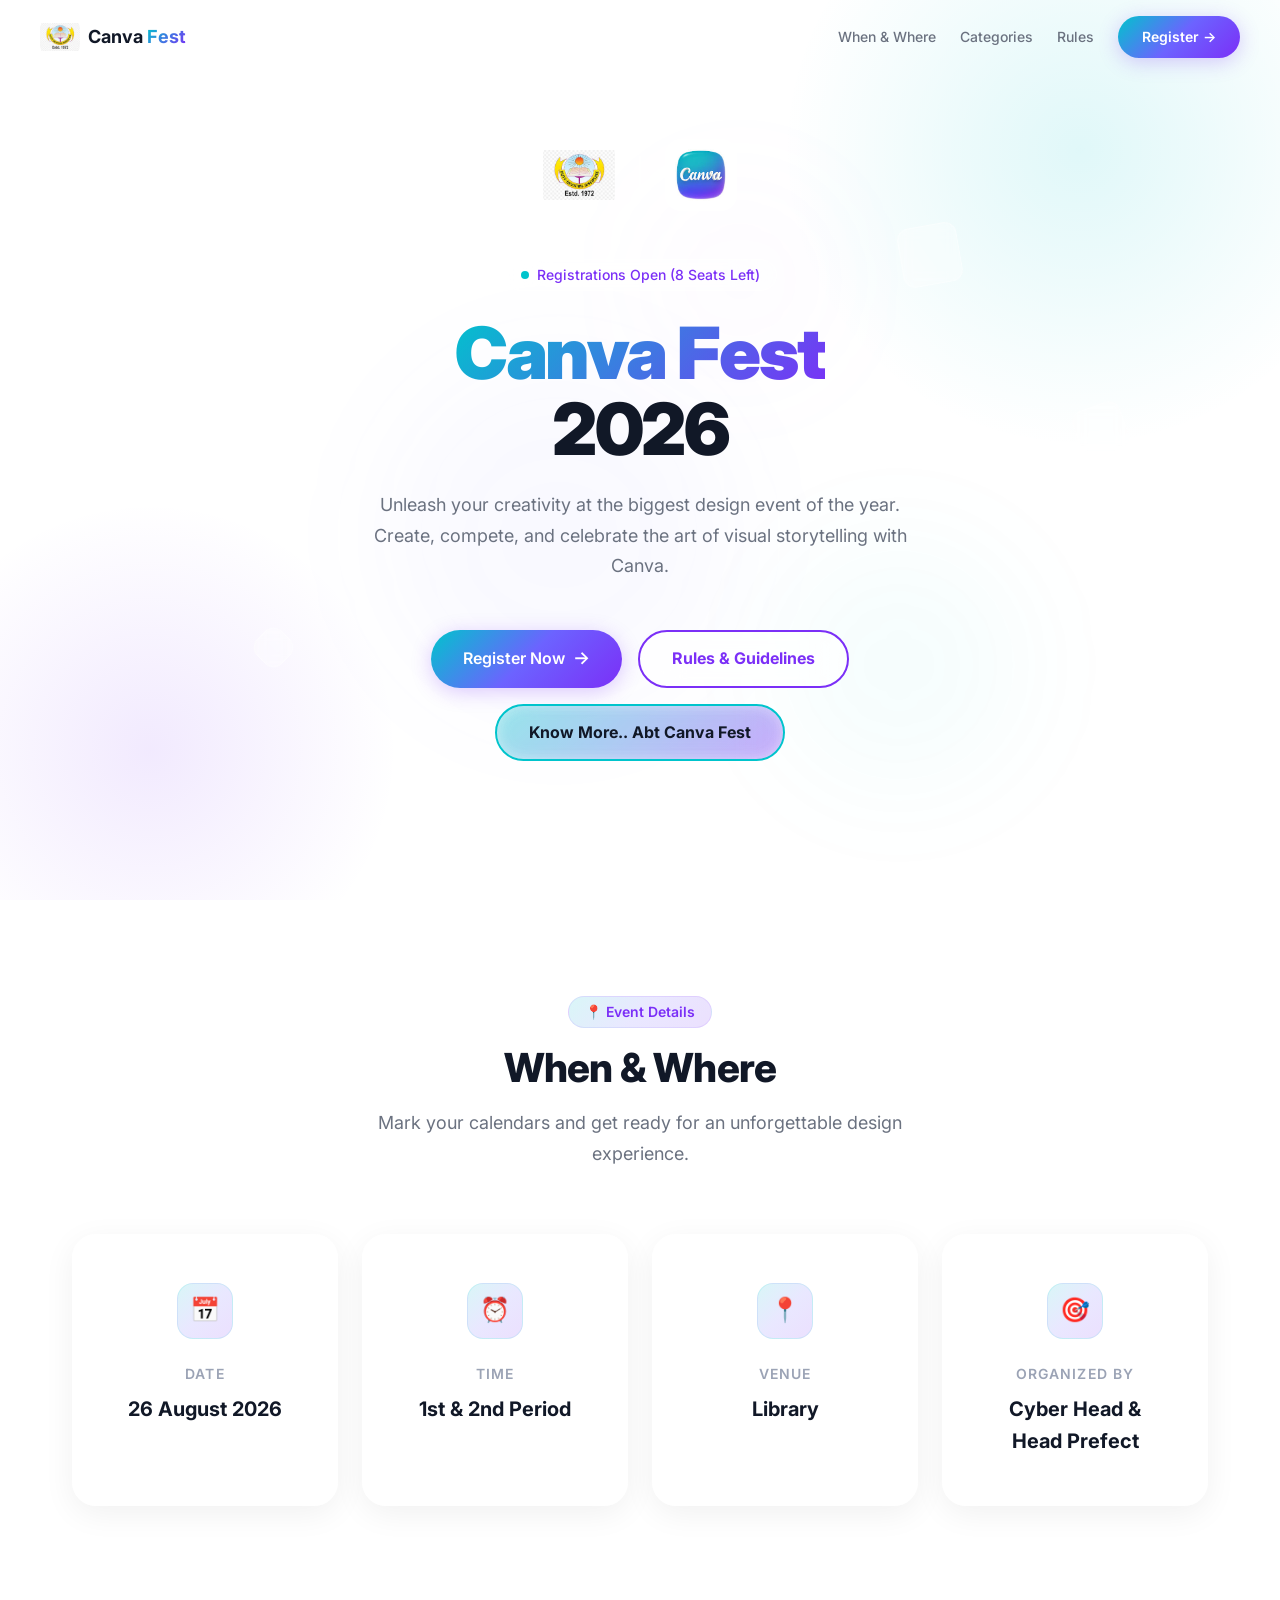
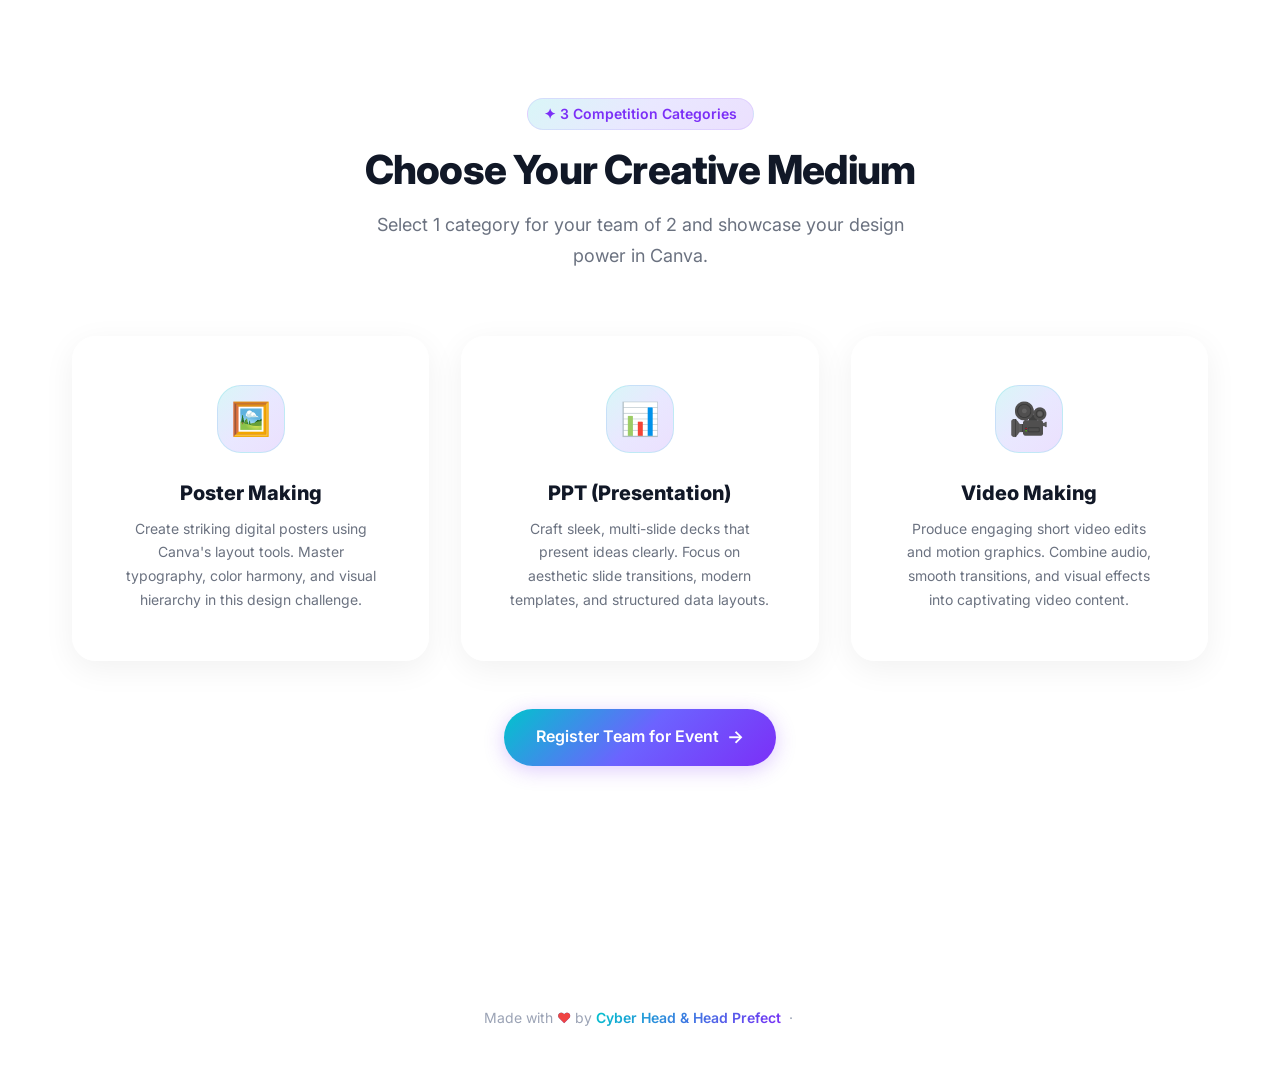
<file: index.html>
<!DOCTYPE html>
<html lang="en">
<head>
  <meta charset="UTF-8">
  <meta name="viewport" content="width=device-width, initial-scale=1.0">
  <meta name="description" content="Canva Fest 2026 — A creative design event organized by the Cyber Head. Register now to showcase your design skills!">
  <title>Canva Fest 2026 — Creative Design Event</title>
  <link rel="icon" href="assets/Canva.png" type="image/png">
  <link rel="stylesheet" href="style.css">
</head>
<body>

  <div class="skeleton-wrapper" id="skeletonLoader">
    <div class="skeleton-pulse">
      <div class="skeleton-logo"></div>
    </div>
    <div class="skeleton-bar skeleton-bar--lg"></div>
    <div class="skeleton-bar skeleton-bar--md"></div>
    <div class="skeleton-bar skeleton-bar--sm"></div>
  </div>

  <div class="mesh-bg">
    <div class="mesh-orb mesh-orb--1"></div>
    <div class="mesh-orb mesh-orb--2"></div>
    <div class="mesh-orb mesh-orb--3"></div>
  </div>

  <div class="glass-shards">
    <div class="glass-shard glass-shard--1"></div>
    <div class="glass-shard glass-shard--2"></div>
    <div class="glass-shard glass-shard--3"></div>
    <div class="glass-shard glass-shard--4"></div>
    <div class="glass-shard glass-shard--5"></div>
  </div>

  <nav class="nav" id="mainNav">
    <div class="nav__inner">
      <a href="index.html" class="nav__brand">
        <img src="assets/Logo.png" alt="School Logo" class="nav__logo">
        <div class="nav__title">Canva <span>Fest</span></div>
      </a>
      <ul class="nav__links">
        <li><a href="#details" class="nav__link">When & Where</a></li>
        <li><a href="#categories" class="nav__link">Categories</a></li>
        <li><a href="rules.html" class="nav__link">Rules</a></li>
        <li><a href="register.html" class="btn btn--primary" style="padding: 10px 24px; font-size: 0.875rem;">Register →</a></li>
      </ul>
    </div>
  </nav>

  <section class="hero" id="hero">
    <div class="hero__content">

      <div class="hero__logos fade-in">
        <img src="assets/Logo.png" alt="School Logo" class="hero__logo-img">
        <div class="hero__logo-divider"></div>
        <img src="assets/Canva.png" alt="Canva Logo" class="hero__logo-img">
      </div>

      <div class="hero__badge fade-in fade-in-delay-1" id="heroBadge">
        <span class="hero__badge-dot" id="heroBadgeDot"></span>
        <span id="heroBadgeText">Checking availability...</span>
      </div>

      <h1 class="hero__title fade-in fade-in-delay-2">
        <span class="hero__title--gradient">Canva Fest</span><br>2026
      </h1>

      <p class="hero__subtitle fade-in fade-in-delay-3">
        Unleash your creativity at the biggest design event of the year.
        Create, compete, and celebrate the art of visual storytelling with Canva.
      </p>

      <div class="fade-in fade-in-delay-4" style="display: flex; gap: 1rem; justify-content: center; flex-wrap: wrap;">
        <a href="register.html" class="btn btn--primary">
          Register Now
          <span class="btn__icon">→</span>
        </a>
        <a href="rules.html" class="btn btn--highlight">
          Rules & Guidelines
        </a>
        <a href="https://canvafest2026-8a97895.public.builtwithrocket.new" target="_blank" rel="noopener noreferrer" class="btn btn--highlight-glow">
          Know More.. Abt Canva Fest
        </a>
      </div>

      <div class="hero__full-banner" id="heroFullBanner">
        <span class="hero__full-icon">🔒</span>
        <span>All Seats Have Been Filled — Registration Closed</span>
      </div>

    </div>
  </section>

  <section class="section" id="details">
    <div class="section__header fade-in">
      <span class="section__label">📍 Event Details</span>
      <h2 class="section__title">When & Where</h2>
      <p class="section__description">
        Mark your calendars and get ready for an unforgettable design experience.
      </p>
    </div>

    <div class="details__grid">
      <div class="glass-card detail-card fade-in fade-in-delay-1">
        <div class="detail-card__icon">📅</div>
        <div class="detail-card__title">Date</div>
        <div class="detail-card__value">26 August 2026</div>
      </div>

      <div class="glass-card detail-card fade-in fade-in-delay-2">
        <div class="detail-card__icon">⏰</div>
        <div class="detail-card__title">Time</div>
        <div class="detail-card__value"> 1st & 2nd Period </div>
      </div>

      <div class="glass-card detail-card fade-in fade-in-delay-3">
        <div class="detail-card__icon">📍</div>
        <div class="detail-card__title"> Venue </div>
        <div class="detail-card__value"> Library </div>
      </div>

      <div class="glass-card detail-card fade-in fade-in-delay-4">
        <div class="detail-card__icon">🎯</div>
        <div class="detail-card__title">Organized By</div>
        <div class="detail-card__value">Cyber Head & Head Prefect</div>
      </div>
    </div>
  </section>

  <section class="section" id="categories">
    <div class="section__header fade-in">
      <span class="section__label">✦ 3 Competition Categories</span>
      <h2 class="section__title">Choose Your Creative Medium</h2>
      <p class="section__description">
        Select 1 category for your team of 2 and showcase your design power in Canva.
      </p>
    </div>

    <div class="categories-showcase-grid">

      <div class="glass-card glass-card--strong cat-showcase-card fade-in fade-in-delay-1">
        <div class="cat-showcase-icon">🖼️</div>
        <h3 class="cat-showcase-title">Poster Making</h3>
        <p class="cat-showcase-desc">
          Create striking digital posters using Canva's layout tools.
          Master typography, color harmony, and visual hierarchy in this design challenge.
        </p>
      </div>

      <div class="glass-card glass-card--strong cat-showcase-card fade-in fade-in-delay-2">
        <div class="cat-showcase-icon">📊</div>
        <h3 class="cat-showcase-title">PPT (Presentation)</h3>
        <p class="cat-showcase-desc">
          Craft sleek, multi-slide decks that present ideas clearly.
          Focus on aesthetic slide transitions, modern templates, and structured data layouts.
        </p>
      </div>

      <div class="glass-card glass-card--strong cat-showcase-card fade-in fade-in-delay-3">
        <div class="cat-showcase-icon">🎥</div>
        <h3 class="cat-showcase-title">Video Making</h3>
        <p class="cat-showcase-desc">
          Produce engaging short video edits and motion graphics.
          Combine audio, smooth transitions, and visual effects into captivating video content.
        </p>
      </div>

    </div>

    <div style="text-align: center; margin-top: var(--space-2xl);" class="fade-in">
      <a href="register.html" class="btn btn--primary">
        Register Team for Event
        <span class="btn__icon">→</span>
      </a>
    </div>
  </section>

  <footer class="footer">
    <p class="footer__text">
      Made with <span class="heart">♥</span> by <span>Cyber Head & Head Prefect</span> &nbsp;·&nbsp;
    </p>
  </footer>

  <script src="script.js"></script>
</body>
</html>
</file>
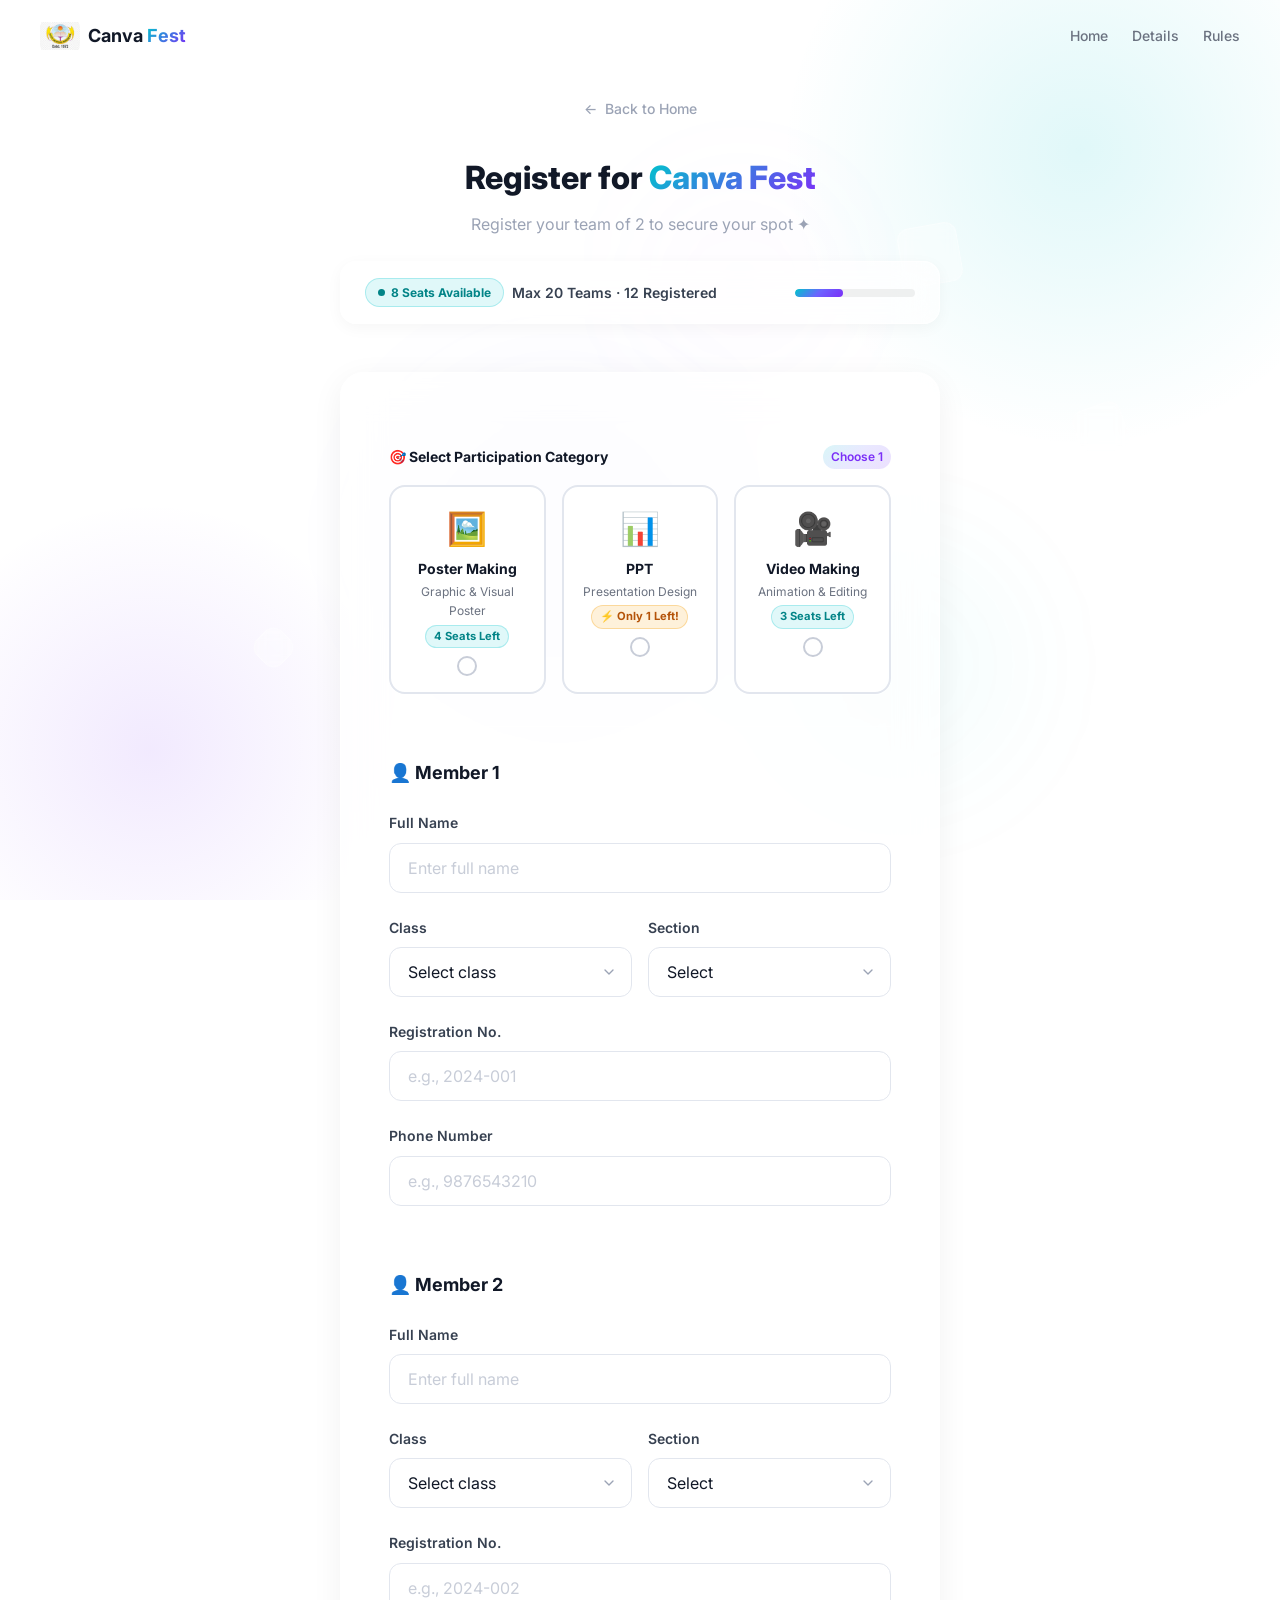
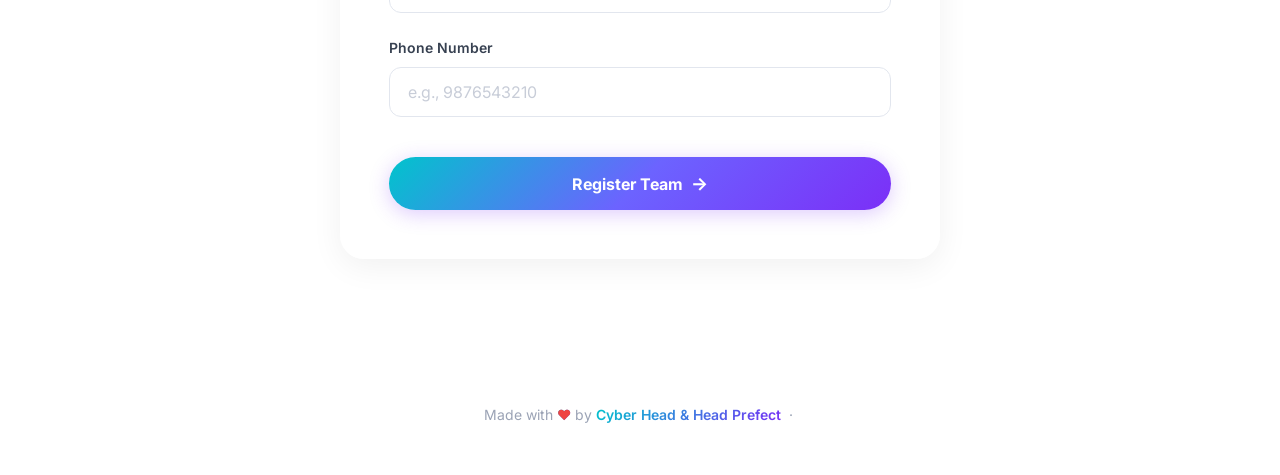
<file: register.html>
<!DOCTYPE html>
<html lang="en">
<head>
  <meta charset="UTF-8">
  <meta name="viewport" content="width=device-width, initial-scale=1.0">
  <meta name="description" content="Register for Canva Fest 2026. Fill in your details and secure your spot in the biggest design event of the year.">
  <title>Register — Canva Fest 2026</title>
  <link rel="icon" href="assets/Canva.png" type="image/png">
  <link rel="stylesheet" href="style.css">
</head>
<body>

  <div class="skeleton-wrapper" id="skeletonLoader">
    <div class="skeleton-pulse">
      <div class="skeleton-logo"></div>
    </div>
    <div class="skeleton-bar skeleton-bar--lg"></div>
    <div class="skeleton-bar skeleton-bar--md"></div>
    <div class="skeleton-bar skeleton-bar--sm"></div>
  </div>

  <div class="mesh-bg">
    <div class="mesh-orb mesh-orb--1"></div>
    <div class="mesh-orb mesh-orb--2"></div>
    <div class="mesh-orb mesh-orb--3"></div>
  </div>

  <div class="glass-shards">
    <div class="glass-shard glass-shard--1"></div>
    <div class="glass-shard glass-shard--2"></div>
    <div class="glass-shard glass-shard--3"></div>
    <div class="glass-shard glass-shard--4"></div>
    <div class="glass-shard glass-shard--5"></div>
  </div>

  <nav class="nav" id="mainNav">
    <div class="nav__inner">
      <a href="index.html" class="nav__brand">
        <img src="assets/Logo.png" alt="School Logo" class="nav__logo">
        <div class="nav__title">Canva <span>Fest</span></div>
      </a>
      <ul class="nav__links">
        <li><a href="index.html" class="nav__link">Home</a></li>
        <li><a href="index.html#details" class="nav__link">Details</a></li>
        <li><a href="rules.html" class="nav__link">Rules</a></li>
      </ul>
    </div>
  </nav>

  <section class="register-page">
    <div class="register__container">

      <div class="register__header fade-in">
        <a href="index.html" class="register__back">
          <span class="register__back-icon">←</span>
          Back to Home
        </a>
        <h1 class="register__title">Register for <span style="background: var(--canva-gradient-text); -webkit-background-clip: text; -webkit-text-fill-color: transparent; background-clip: text;">Canva Fest</span></h1>
        <p class="register__subtitle">Register your team of 2 to secure your spot ✦</p>

        <div class="seats-banner" id="seatsBanner">
          <div class="seats-info">
            <span class="seats-badge" id="seatsBadge">
              <span class="seats-badge__dot"></span>
              <span id="seatsBadgeText">Loading...</span>
            </span>
            <span class="seats-text" id="seatsText">Fetching seat data...</span>
          </div>
          <div class="seats-progress-track">
            <div class="seats-progress-fill" id="seatsProgressFill" style="width: 100%;"></div>
          </div>
        </div>
      </div>

      <div class="glass-card glass-card--strong already-registered-card" id="alreadyRegisteredCard">
        <div class="already-reg__icon">✅</div>
        <h2 class="already-reg__title">You're Already Registered!</h2>
        <p class="already-reg__subtitle">
          Your team is all set for Canva Fest 2026. No need to register again.
        </p>

        <div class="success__details">
          <div class="success__detail-row">
            <span class="success__detail-label">Category</span>
            <span class="success__detail-value" id="arCategory">—</span>
          </div>
          <div class="success__detail-row">
            <span class="success__detail-label">Member 1</span>
            <span class="success__detail-value" id="arMember1">—</span>
          </div>
          <div class="success__detail-row">
            <span class="success__detail-label">Member 2</span>
            <span class="success__detail-value" id="arMember2">—</span>
          </div>
        </div>

        <a href="index.html" class="btn btn--glass" style="width: 100%; justify-content: center;">
          ← Back to Home
        </a>
      </div>

      <div class="glass-card glass-card--strong register__form-card fade-in fade-in-delay-1" id="formCard">
        <form id="registerForm" novalidate>

          <div class="category-section">
            <div class="category-section__title">
              <span>🎯 Select Participation Category</span>
              <span class="category-section__tag">Choose 1</span>
            </div>
            <p class="form-group__error" id="categoryError" style="margin-top: 4px;">Please select a category to participate</p>

            <div class="mcq-grid" id="mcqGrid">

              <label class="mcq-card" data-category="poster">
                <input type="radio" name="eventCategory" value="Poster Making">
                <div class="mcq-card__icon">🖼️</div>
                <div class="mcq-card__name">Poster Making</div>
                <div class="mcq-card__desc">Graphic & Visual Poster</div>
                <div class="mcq-card__seat-badge" id="catSeatPoster">Loading...</div>
                <div class="mcq-card__radio-badge"></div>
              </label>

              <label class="mcq-card" data-category="ppt">
                <input type="radio" name="eventCategory" value="PPT">
                <div class="mcq-card__icon">📊</div>
                <div class="mcq-card__name">PPT</div>
                <div class="mcq-card__desc">Presentation Design</div>
                <div class="mcq-card__seat-badge" id="catSeatPPT">Loading...</div>
                <div class="mcq-card__radio-badge"></div>
              </label>

              <label class="mcq-card" data-category="video">
                <input type="radio" name="eventCategory" value="Video Making">
                <div class="mcq-card__icon">🎥</div>
                <div class="mcq-card__name">Video Making</div>
                <div class="mcq-card__desc">Animation & Editing</div>
                <div class="mcq-card__seat-badge" id="catSeatVideo">Loading...</div>
                <div class="mcq-card__radio-badge"></div>
              </label>

            </div>
          </div>

          <div class="team-member-section">
            <div class="team-member-label">👤 Member 1</div>

            <div class="form-group">
              <label class="form-group__label" for="member1Name">Full Name</label>
              <input type="text" id="member1Name" class="form-group__input" placeholder="Enter full name" required>
              <p class="form-group__error">Please enter member 1's name</p>
            </div>

            <div class="form-row">
              <div class="form-group">
                <label class="form-group__label" for="member1Class">Class</label>
                <select id="member1Class" class="form-group__select" required>
                  <option value="">Select class</option>
                  <option value="6">Class 6</option>
                  <option value="7">Class 7</option>
                  <option value="8">Class 8</option>
                  <option value="9">Class 9</option>
                  <option value="10">Class 10</option>
                  <option value="11">Class 11</option>
                  <option value="12">Class 12</option>
                </select>
                <p class="form-group__error">Select class</p>
              </div>
              <div class="form-group">
                <label class="form-group__label" for="member1Section">Section</label>
                <select id="member1Section" class="form-group__select" required>
                  <option value="">Select</option>
                  <option value="A">A</option>
                  <option value="B">B</option>
                  <option value="C">C</option>
                  <option value="D">D</option>
                </select>
                <p class="form-group__error">Select section</p>
              </div>
            </div>

            <div class="form-group">
              <label class="form-group__label" for="member1RegNo">Registration No.</label>
              <input type="text" id="member1RegNo" class="form-group__input" placeholder="e.g., 2024-001" required>
              <p class="form-group__error">Please enter reg. number</p>
            </div>

            <div class="form-group">
              <label class="form-group__label" for="member1Phone">Phone Number</label>
              <input type="tel" id="member1Phone" class="form-group__input" placeholder="e.g., 9876543210" maxlength="10" required>
              <p class="form-group__error">Please enter a valid 10-digit phone number</p>
            </div>
          </div>

          <div class="team-member-section">
            <div class="team-member-label">👤 Member 2</div>

            <div class="form-group">
              <label class="form-group__label" for="member2Name">Full Name</label>
              <input type="text" id="member2Name" class="form-group__input" placeholder="Enter full name" required>
              <p class="form-group__error">Please enter member 2's name</p>
            </div>

            <div class="form-row">
              <div class="form-group">
                <label class="form-group__label" for="member2Class">Class</label>
                <select id="member2Class" class="form-group__select" required>
                  <option value="">Select class</option>
                  <option value="6">Class 6</option>
                  <option value="7">Class 7</option>
                  <option value="8">Class 8</option>
                  <option value="9">Class 9</option>
                  <option value="10">Class 10</option>
                  <option value="11">Class 11</option>
                  <option value="12">Class 12</option>
                </select>
                <p class="form-group__error">Select class</p>
              </div>
              <div class="form-group">
                <label class="form-group__label" for="member2Section">Section</label>
                <select id="member2Section" class="form-group__select" required>
                  <option value="">Select</option>
                  <option value="A">A</option>
                  <option value="B">B</option>
                  <option value="C">C</option>
                  <option value="D">D</option>
                </select>
                <p class="form-group__error">Select section</p>
              </div>
            </div>

            <div class="form-group">
              <label class="form-group__label" for="member2RegNo">Registration No.</label>
              <input type="text" id="member2RegNo" class="form-group__input" placeholder="e.g., 2024-002" required>
              <p class="form-group__error">Please enter reg. number</p>
            </div>

            <div class="form-group">
              <label class="form-group__label" for="member2Phone">Phone Number</label>
              <input type="tel" id="member2Phone" class="form-group__input" placeholder="e.g., 9876543210" maxlength="10" required>
              <p class="form-group__error">Please enter a valid 10-digit phone number</p>
            </div>
          </div>

          <button type="submit" class="btn btn--primary btn--submit" id="submitBtn">
            Register Team
            <span class="btn__icon">→</span>
          </button>

        </form>
      </div>

      <div class="glass-card glass-card--strong success-card" id="successCard">
        <div class="success__checkmark">✓</div>
        <h2 class="success__title">Team Registered! 🎉</h2>
        <p class="success__message">
          Your team has been registered for Canva Fest 2026.
          Get ready to unleash your creativity together!
        </p>

        <div class="success__details">
          <div class="success__detail-row">
            <span class="success__detail-label">Category</span>
            <span class="success__detail-value" id="successCategory">—</span>
          </div>
          <div class="success__detail-row">
            <span class="success__detail-label">Member 1</span>
            <span class="success__detail-value" id="successMember1">—</span>
          </div>
          <div class="success__detail-row">
            <span class="success__detail-label">Member 1 Phone</span>
            <span class="success__detail-value" id="successMember1Phone">—</span>
          </div>
          <div class="success__detail-row">
            <span class="success__detail-label">Member 2</span>
            <span class="success__detail-value" id="successMember2">—</span>
          </div>
          <div class="success__detail-row">
            <span class="success__detail-label">Member 2 Phone</span>
            <span class="success__detail-value" id="successMember2Phone">—</span>
          </div>
        </div>

        <a href="index.html" class="btn btn--glass" style="width: 100%; justify-content: center;">
          ← Back to Home
        </a>
      </div>

      <div class="glass-card glass-card--strong closed-card" id="closedCard">
        <div class="closed__icon">🔒</div>
        <h2 class="closed__title">Registration Closed</h2>
        <p class="closed__subtitle">
          All team spots for Canva Fest 2026 have been filled!
        </p>

        <div class="closed__contact-box">
          <div class="closed__contact-title">Need Assistance or Want to Join?</div>
          <div class="closed__contact-text">Connect to Cyber Head or Head Prefect</div>
        </div>

        <a href="index.html" class="btn btn--glass" style="width: 100%; justify-content: center;">
          ← Back to Home
        </a>
      </div>

    </div>
  </section>

  <footer class="footer" style="margin-top: 0;">
    <p class="footer__text">
      Made with <span class="heart">♥</span> by <span>Cyber Head & Head Prefect</span> &nbsp;·&nbsp;
    </p>
  </footer>

  <script src="script.js"></script>
</body>
</html>
</file>
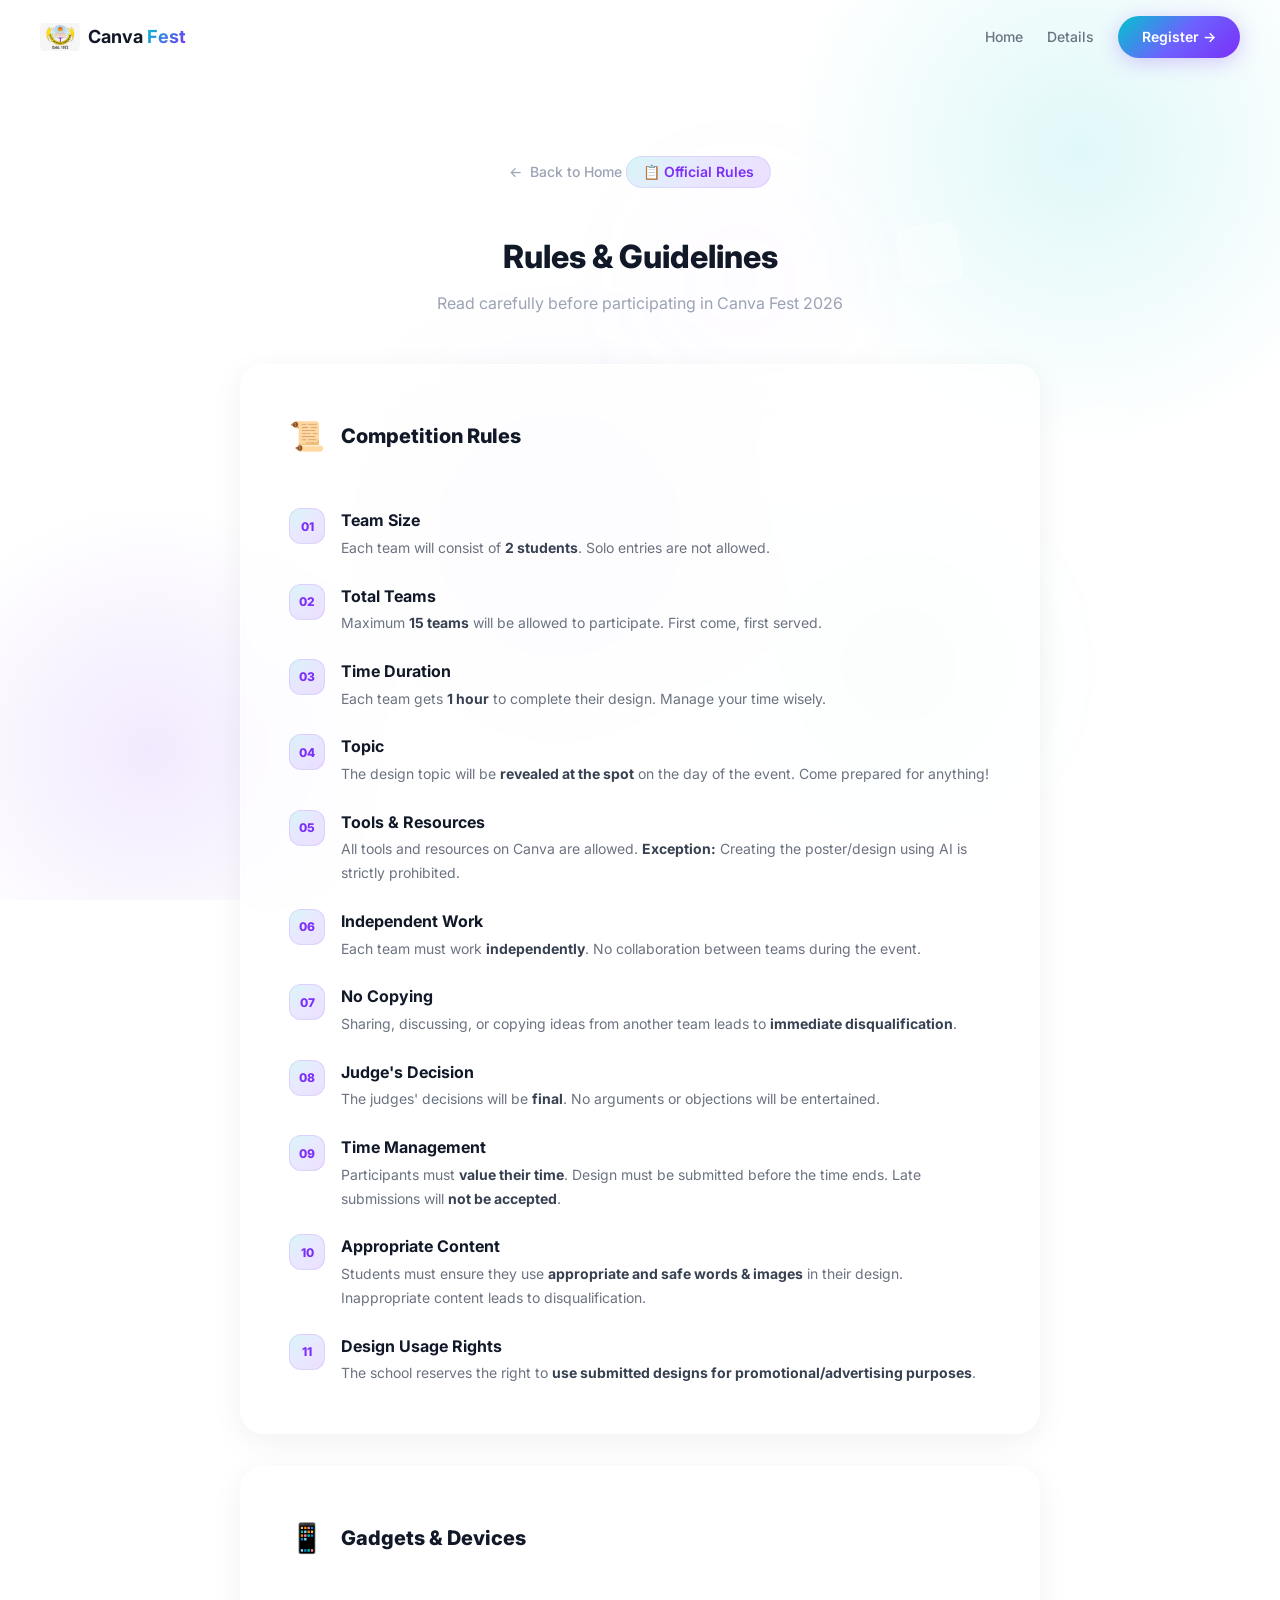
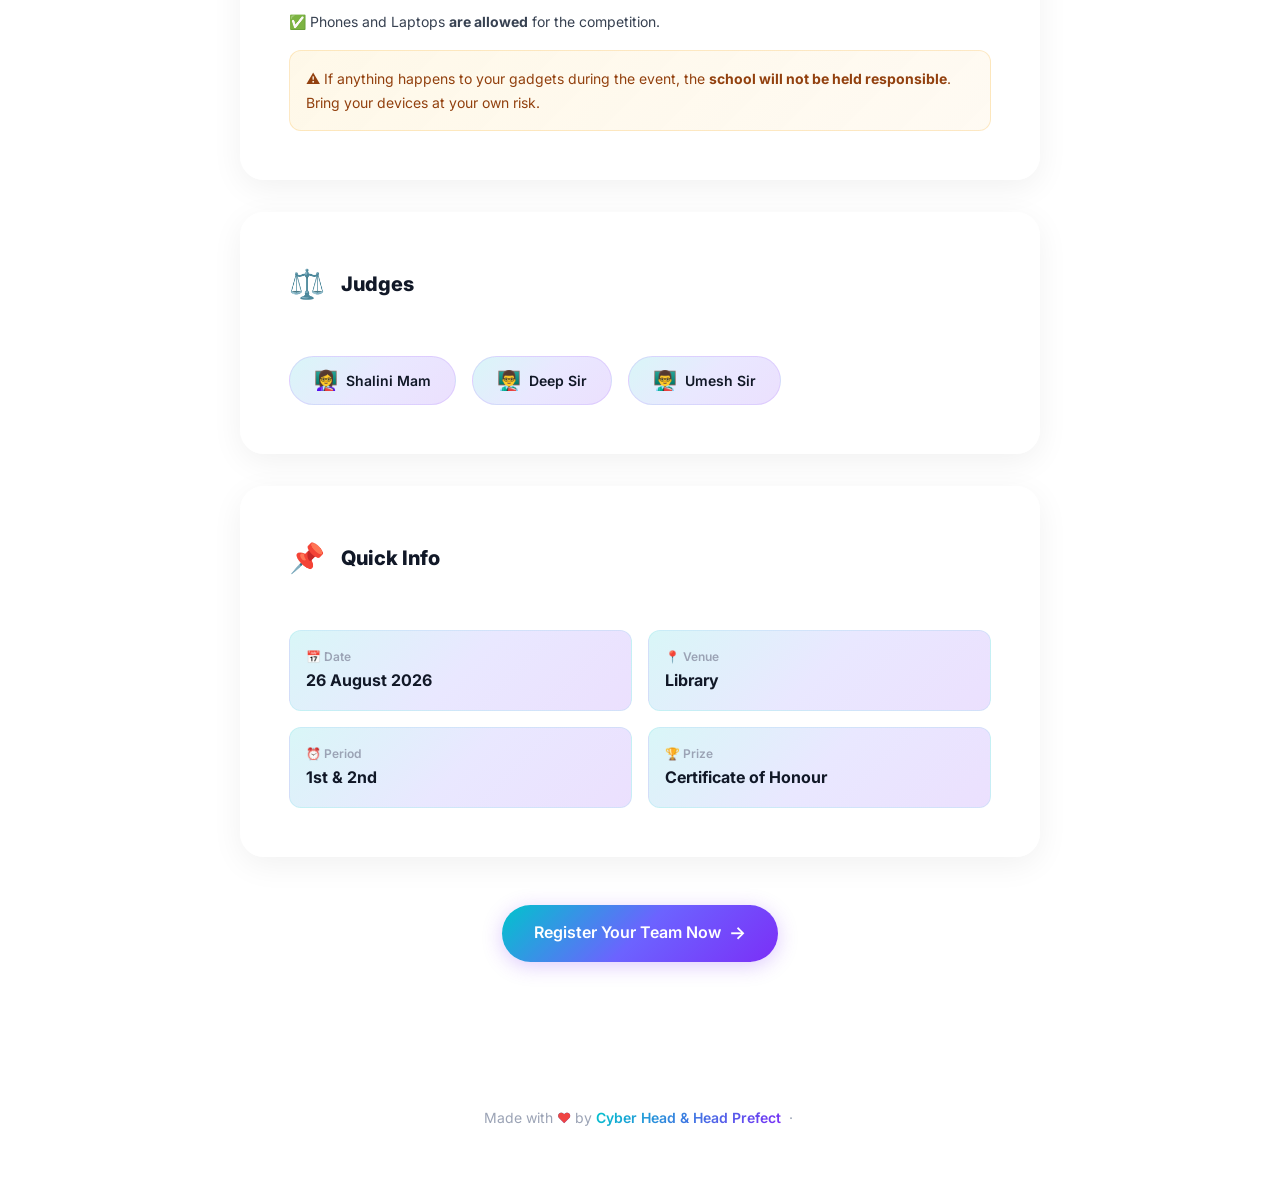
<file: rules.html>
<!DOCTYPE html>
<html lang="en">
<head>
  <meta charset="UTF-8">
  <meta name="viewport" content="width=device-width, initial-scale=1.0">
  <meta name="description" content="Official rules and guidelines for Canva Fest 2026 — Sunbeam School, Dildarnagar.">
  <title>Rules & Guidelines — Canva Fest 2026</title>
  <link rel="icon" href="assets/Canva.png" type="image/png">
  <link rel="stylesheet" href="style.css">
</head>
<body>

  <div class="skeleton-wrapper" id="skeletonLoader">
    <div class="skeleton-pulse">
      <div class="skeleton-logo"></div>
    </div>
    <div class="skeleton-bar skeleton-bar--lg"></div>
    <div class="skeleton-bar skeleton-bar--md"></div>
    <div class="skeleton-bar skeleton-bar--sm"></div>
  </div>

  <div class="mesh-bg">
    <div class="mesh-orb mesh-orb--1"></div>
    <div class="mesh-orb mesh-orb--2"></div>
    <div class="mesh-orb mesh-orb--3"></div>
  </div>

  <div class="glass-shards">
    <div class="glass-shard glass-shard--1"></div>
    <div class="glass-shard glass-shard--2"></div>
    <div class="glass-shard glass-shard--3"></div>
    <div class="glass-shard glass-shard--4"></div>
    <div class="glass-shard glass-shard--5"></div>
  </div>

  <nav class="nav" id="mainNav">
    <div class="nav__inner">
      <a href="index.html" class="nav__brand">
        <img src="assets/Logo.png" alt="School Logo" class="nav__logo">
        <div class="nav__title">Canva <span>Fest</span></div>
      </a>
      <ul class="nav__links">
        <li><a href="index.html" class="nav__link">Home</a></li>
        <li><a href="index.html#details" class="nav__link">Details</a></li>
        <li><a href="register.html" class="btn btn--primary" style="padding: 10px 24px; font-size: 0.875rem;">Register →</a></li>
      </ul>
    </div>
  </nav>

  <section class="rules-page">
    <div class="rules__container">

      <div class="rules__header fade-in">
        <a href="index.html" class="register__back">
          <span class="register__back-icon">←</span>
          Back to Home
        </a>
        <span class="section__label">📋 Official Rules</span>
        <h1 class="rules__title">Rules & Guidelines</h1>
        <p class="rules__subtitle">Read carefully before participating in Canva Fest 2026</p>
      </div>

      <div class="glass-card glass-card--strong rules__card fade-in fade-in-delay-1">
        <div class="rules__card-header">
          <span class="rules__card-icon">📜</span>
          <h2 class="rules__card-title">Competition Rules</h2>
        </div>

        <div class="rules__list">
          <div class="rule-item">
            <span class="rule-item__number">01</span>
            <div class="rule-item__content">
              <h3>Team Size</h3>
              <p>Each team will consist of <strong>2 students</strong>. Solo entries are not allowed.</p>
            </div>
          </div>

          <div class="rule-item">
            <span class="rule-item__number">02</span>
            <div class="rule-item__content">
              <h3>Total Teams</h3>
              <p>Maximum <strong>15 teams</strong> will be allowed to participate. First come, first served.</p>
            </div>
          </div>

          <div class="rule-item">
            <span class="rule-item__number">03</span>
            <div class="rule-item__content">
              <h3>Time Duration</h3>
              <p>Each team gets <strong>1 hour</strong> to complete their design. Manage your time wisely.</p>
            </div>
          </div>

          <div class="rule-item">
            <span class="rule-item__number">04</span>
            <div class="rule-item__content">
              <h3>Topic</h3>
              <p>The design topic will be <strong>revealed at the spot</strong> on the day of the event. Come prepared for anything!</p>
            </div>
          </div>

          <div class="rule-item">
            <span class="rule-item__number">05</span>
            <div class="rule-item__content">
              <h3>Tools & Resources</h3>
              <p>All tools and resources on Canva are allowed. <strong>Exception:</strong> Creating the poster/design using AI is strictly prohibited.</p>
            </div>
          </div>

          <div class="rule-item">
            <span class="rule-item__number">06</span>
            <div class="rule-item__content">
              <h3>Independent Work</h3>
              <p>Each team must work <strong>independently</strong>. No collaboration between teams during the event.</p>
            </div>
          </div>

          <div class="rule-item">
            <span class="rule-item__number">07</span>
            <div class="rule-item__content">
              <h3>No Copying</h3>
              <p>Sharing, discussing, or copying ideas from another team leads to <strong>immediate disqualification</strong>.</p>
            </div>
          </div>

          <div class="rule-item">
            <span class="rule-item__number">08</span>
            <div class="rule-item__content">
              <h3>Judge's Decision</h3>
              <p>The judges' decisions will be <strong>final</strong>. No arguments or objections will be entertained.</p>
            </div>
          </div>

          <div class="rule-item">
            <span class="rule-item__number">09</span>
            <div class="rule-item__content">
              <h3>Time Management</h3>
              <p>Participants must <strong>value their time</strong>. Design must be submitted before the time ends. Late submissions will <strong>not be accepted</strong>.</p>
            </div>
          </div>

          <div class="rule-item">
            <span class="rule-item__number">10</span>
            <div class="rule-item__content">
              <h3>Appropriate Content</h3>
              <p>Students must ensure they use <strong>appropriate and safe words & images</strong> in their design. Inappropriate content leads to disqualification.</p>
            </div>
          </div>

          <div class="rule-item">
            <span class="rule-item__number">11</span>
            <div class="rule-item__content">
              <h3>Design Usage Rights</h3>
              <p>The school reserves the right to <strong>use submitted designs for promotional/advertising purposes</strong>.</p>
            </div>
          </div>
        </div>
      </div>

      <div class="glass-card glass-card--strong rules__card fade-in fade-in-delay-2">
        <div class="rules__card-header">
          <span class="rules__card-icon">📱</span>
          <h2 class="rules__card-title">Gadgets & Devices</h2>
        </div>
        <div class="rules__info-box">
          <p>✅ Phones and Laptops <strong>are allowed</strong> for the competition.</p>
          <p class="rules__warning">⚠️ If anything happens to your gadgets during the event, the <strong>school will not be held responsible</strong>. Bring your devices at your own risk.</p>
        </div>
      </div>

      <div class="glass-card glass-card--strong rules__card fade-in fade-in-delay-3">
        <div class="rules__card-header">
          <span class="rules__card-icon">⚖️</span>
          <h2 class="rules__card-title">Judges</h2>
        </div>
        <div class="rules__judges-grid">
          <div class="judge-chip">
            <span class="judge-chip__icon">👩‍🏫</span>
            <span>Shalini Mam</span>
          </div>
          <div class="judge-chip">
            <span class="judge-chip__icon">👨‍🏫</span>
            <span>Deep Sir</span>
          </div>
          <div class="judge-chip">
            <span class="judge-chip__icon">👨‍🏫</span>
            <span>Umesh Sir</span>
          </div>
        </div>
      </div>

      <div class="glass-card glass-card--strong rules__card fade-in fade-in-delay-4">
        <div class="rules__card-header">
          <span class="rules__card-icon">📌</span>
          <h2 class="rules__card-title">Quick Info</h2>
        </div>
        <div class="rules__quick-grid">
          <div class="quick-item">
            <span class="quick-item__label">📅 Date</span>
            <span class="quick-item__value">26 August 2026</span>
          </div>
          <div class="quick-item">
            <span class="quick-item__label">📍 Venue</span>
            <span class="quick-item__value">Library</span>
          </div>
          <div class="quick-item">
            <span class="quick-item__label">⏰ Period</span>
            <span class="quick-item__value">1st & 2nd</span>
          </div>
          <div class="quick-item">
            <span class="quick-item__label">🏆 Prize</span>
            <span class="quick-item__value">Certificate of Honour</span>
          </div>
        </div>
      </div>

      <div class="fade-in" style="text-align: center; margin-top: var(--space-2xl);">
        <a href="register.html" class="btn btn--primary">
          Register Your Team Now
          <span class="btn__icon">→</span>
        </a>
      </div>

    </div>
  </section>

  <footer class="footer" style="margin-top: 0;">
    <p class="footer__text">
      Made with <span class="heart">♥</span> by <span>Cyber Head & Head Prefect</span> &nbsp;·&nbsp;
    </p>
  </footer>

  <script src="script.js"></script>
</body>
</html>
</file>
<file: style.css>
@import url('https://fonts.googleapis.com/css2?family=Inter:wght@300;400;500;600;700;800;900&display=swap');

:root {

  --white: #ffffff;
  --white-soft: #f8f9fc;
  --white-muted: #eef1f6;
  --gray-100: #f1f3f8;
  --gray-200: #e2e6ee;
  --gray-300: #c8cdd8;
  --gray-400: #9ba3b5;
  --gray-500: #6b7280;
  --gray-700: #374151;
  --gray-900: #111827;

  --canva-teal: #00c4cc;
  --canva-cyan: #23b5d3;
  --canva-blue: #6c63ff;
  --canva-purple: #7b2ff7;
  --canva-violet: #8b5cf6;
  --canva-pink: #c084fc;
  --canva-gradient: linear-gradient(135deg, #00c4cc 0%, #6c63ff 50%, #7b2ff7 100%);
  --canva-gradient-soft: linear-gradient(135deg, rgba(0, 196, 204, 0.15) 0%, rgba(108, 99, 255, 0.15) 50%, rgba(123, 47, 247, 0.15) 100%);
  --canva-gradient-text: linear-gradient(135deg, #00c4cc 0%, #7b2ff7 100%);

  --glass-bg: rgba(255, 255, 255, 0.45);
  --glass-bg-strong: rgba(255, 255, 255, 0.65);
  --glass-bg-subtle: rgba(255, 255, 255, 0.25);
  --glass-border: rgba(255, 255, 255, 0.5);
  --glass-border-strong: rgba(255, 255, 255, 0.7);
  --glass-shadow: 0 8px 32px rgba(0, 0, 0, 0.06);
  --glass-shadow-lg: 0 16px 48px rgba(0, 0, 0, 0.08);
  --glass-shadow-xl: 0 24px 64px rgba(0, 0, 0, 0.1);
  --glass-blur: blur(20px);
  --glass-blur-strong: blur(30px);

  --space-xs: 0.25rem;
  --space-sm: 0.5rem;
  --space-md: 1rem;
  --space-lg: 1.5rem;
  --space-xl: 2rem;
  --space-2xl: 3rem;
  --space-3xl: 4rem;
  --space-4xl: 6rem;

  --radius-sm: 8px;
  --radius-md: 12px;
  --radius-lg: 16px;
  --radius-xl: 24px;
  --radius-2xl: 32px;
  --radius-full: 9999px;

  --transition-fast: 0.2s cubic-bezier(0.4, 0, 0.2, 1);
  --transition-base: 0.3s cubic-bezier(0.4, 0, 0.2, 1);
  --transition-slow: 0.5s cubic-bezier(0.4, 0, 0.2, 1);
  --transition-spring: 0.6s cubic-bezier(0.34, 1.56, 0.64, 1);

  --font-family: 'Inter', -apple-system, BlinkMacSystemFont, 'Segoe UI', sans-serif;
  --font-size-xs: 0.75rem;
  --font-size-sm: 0.875rem;
  --font-size-base: 1rem;
  --font-size-lg: 1.125rem;
  --font-size-xl: 1.25rem;
  --font-size-2xl: 1.5rem;
  --font-size-3xl: 2rem;
  --font-size-4xl: 2.5rem;
  --font-size-5xl: 3.5rem;
  --font-size-6xl: 4.5rem;
}

*,
*::before,
*::after {
  box-sizing: border-box;
  margin: 0;
  padding: 0;
}

html {
  scroll-behavior: smooth;
  -webkit-font-smoothing: antialiased;
  -moz-osx-font-smoothing: grayscale;
}

body {
  font-family: var(--font-family);
  font-size: var(--font-size-base);
  line-height: 1.6;
  color: var(--gray-700);
  background: var(--white);
  overflow-x: hidden;
  min-height: 100vh;
}

img {
  max-width: 100%;
  height: auto;
  display: block;
}

a {
  text-decoration: none;
  color: inherit;
  transition: color var(--transition-fast);
}

button {
  font-family: var(--font-family);
  cursor: pointer;
  border: none;
  outline: none;
}

input, select, textarea {
  font-family: var(--font-family);
  outline: none;
}

.mesh-bg {
  position: fixed;
  inset: 0;
  z-index: -2;
  background: var(--white);
  overflow: hidden;
}

.mesh-bg::before {
  content: '';
  position: absolute;
  width: 600px;
  height: 600px;
  border-radius: 50%;
  background: radial-gradient(circle, rgba(0, 196, 204, 0.12) 0%, transparent 70%);
  top: -150px;
  right: -100px;
  animation: meshFloat1 20s ease-in-out infinite;
}

.mesh-bg::after {
  content: '';
  position: absolute;
  width: 500px;
  height: 500px;
  border-radius: 50%;
  background: radial-gradient(circle, rgba(123, 47, 247, 0.1) 0%, transparent 70%);
  bottom: -100px;
  left: -100px;
  animation: meshFloat2 25s ease-in-out infinite;
}

.mesh-orb {
  position: absolute;
  border-radius: 50%;
  filter: blur(60px);
  opacity: 0.5;
  animation: meshFloat3 18s ease-in-out infinite;
}

.mesh-orb--1 {
  width: 350px;
  height: 350px;
  background: rgba(108, 99, 255, 0.08);
  top: 40%;
  left: 30%;
}

.mesh-orb--2 {
  width: 250px;
  height: 250px;
  background: rgba(0, 196, 204, 0.08);
  top: 60%;
  right: 20%;
  animation-delay: -5s;
  animation-duration: 22s;
}

.mesh-orb--3 {
  width: 200px;
  height: 200px;
  background: rgba(192, 132, 252, 0.06);
  top: 20%;
  left: 50%;
  animation-delay: -10s;
  animation-duration: 28s;
}

@keyframes meshFloat1 {
  0%, 100% { transform: translate(0, 0) scale(1); }
  33% { transform: translate(50px, 80px) scale(1.1); }
  66% { transform: translate(-30px, 40px) scale(0.95); }
}

@keyframes meshFloat2 {
  0%, 100% { transform: translate(0, 0) scale(1); }
  33% { transform: translate(-40px, -60px) scale(1.05); }
  66% { transform: translate(60px, -20px) scale(0.9); }
}

@keyframes meshFloat3 {
  0%, 100% { transform: translate(0, 0); }
  25% { transform: translate(30px, -40px); }
  50% { transform: translate(-20px, 30px); }
  75% { transform: translate(40px, 20px); }
}

.glass-shards {
  position: fixed;
  inset: 0;
  z-index: -1;
  pointer-events: none;
  overflow: hidden;
}

.glass-shard {
  position: absolute;
  background: rgba(255, 255, 255, 0.3);
  backdrop-filter: blur(8px);
  -webkit-backdrop-filter: blur(8px);
  border: 1px solid rgba(255, 255, 255, 0.4);
  border-radius: var(--radius-md);
}

.glass-shard--1 {
  width: 80px;
  height: 80px;
  top: 15%;
  left: 8%;
  transform: rotate(15deg);
  animation: shardFloat 12s ease-in-out infinite;
}

.glass-shard--2 {
  width: 50px;
  height: 50px;
  top: 45%;
  right: 12%;
  transform: rotate(-20deg);
  animation: shardFloat 15s ease-in-out infinite reverse;
  animation-delay: -3s;
}

.glass-shard--3 {
  width: 35px;
  height: 35px;
  top: 70%;
  left: 20%;
  transform: rotate(45deg);
  animation: shardFloat 10s ease-in-out infinite;
  animation-delay: -6s;
}

.glass-shard--4 {
  width: 60px;
  height: 60px;
  top: 25%;
  right: 25%;
  transform: rotate(-10deg);
  animation: shardFloat 18s ease-in-out infinite reverse;
  animation-delay: -2s;
}

.glass-shard--5 {
  width: 45px;
  height: 45px;
  bottom: 20%;
  right: 8%;
  transform: rotate(30deg);
  animation: shardFloat 14s ease-in-out infinite;
  animation-delay: -8s;
}

@keyframes shardFloat {
  0%, 100% { transform: translateY(0) rotate(15deg); opacity: 0.3; }
  50% { transform: translateY(-30px) rotate(25deg); opacity: 0.6; }
}

.glass-card {
  background: var(--glass-bg);
  backdrop-filter: var(--glass-blur);
  -webkit-backdrop-filter: var(--glass-blur);
  border: 1px solid var(--glass-border);
  border-radius: var(--radius-xl);
  box-shadow: var(--glass-shadow);
  transition: transform var(--transition-base), box-shadow var(--transition-base);
}

.glass-card:hover {
  transform: translateY(-4px);
  box-shadow: var(--glass-shadow-lg);
}

.glass-card--strong {
  background: var(--glass-bg-strong);
  border-color: var(--glass-border-strong);
}

.glass-card--subtle {
  background: var(--glass-bg-subtle);
}

.skeleton-wrapper {
  position: fixed;
  inset: 0;
  z-index: 9999;
  background: var(--white);
  display: flex;
  align-items: center;
  justify-content: center;
  flex-direction: column;
  gap: var(--space-xl);
  transition: opacity 0.6s ease, visibility 0.6s ease;
}

.skeleton-wrapper.loaded {
  opacity: 0;
  visibility: hidden;
  pointer-events: none;
}

.skeleton-logo {
  width: 80px;
  height: 80px;
  border-radius: var(--radius-xl);
  background: var(--gray-100);
  position: relative;
  overflow: hidden;
}

.skeleton-bar {
  height: 16px;
  border-radius: var(--radius-full);
  background: var(--gray-100);
  position: relative;
  overflow: hidden;
}

.skeleton-bar--lg {
  width: 280px;
}

.skeleton-bar--md {
  width: 200px;
}

.skeleton-bar--sm {
  width: 140px;
}

.skeleton-logo::after,
.skeleton-bar::after {
  content: '';
  position: absolute;
  inset: 0;
  background: linear-gradient(
    90deg,
    transparent 0%,
    rgba(0, 196, 204, 0.08) 40%,
    rgba(123, 47, 247, 0.08) 60%,
    transparent 100%
  );
  animation: shimmer 1.8s ease-in-out infinite;
}

@keyframes shimmer {
  0% { transform: translateX(-100%); }
  100% { transform: translateX(100%); }
}

.skeleton-pulse {
  width: 120px;
  height: 120px;
  border-radius: 50%;
  position: relative;
  display: flex;
  align-items: center;
  justify-content: center;
}

.skeleton-pulse::before,
.skeleton-pulse::after {
  content: '';
  position: absolute;
  border-radius: 50%;
  border: 2px solid var(--canva-teal);
  opacity: 0;
  animation: pulseRing 2s ease-out infinite;
}

.skeleton-pulse::before {
  inset: 0;
}

.skeleton-pulse::after {
  inset: -10px;
  animation-delay: 0.5s;
}

@keyframes pulseRing {
  0% { transform: scale(0.8); opacity: 0.8; }
  100% { transform: scale(1.3); opacity: 0; }
}

.nav {
  position: fixed;
  top: 0;
  left: 0;
  right: 0;
  z-index: 1000;
  padding: var(--space-md) var(--space-xl);
  transition: background var(--transition-base), backdrop-filter var(--transition-base), box-shadow var(--transition-base);
}

.nav.scrolled {
  background: var(--glass-bg-strong);
  backdrop-filter: var(--glass-blur);
  -webkit-backdrop-filter: var(--glass-blur);
  border-bottom: 1px solid var(--glass-border);
  box-shadow: 0 4px 20px rgba(0, 0, 0, 0.04);
}

.nav__inner {
  max-width: 1200px;
  margin: 0 auto;
  display: flex;
  align-items: center;
  justify-content: space-between;
}

.nav__brand {
  display: flex;
  align-items: center;
  gap: var(--space-sm);
}

.nav__logo {
  width: 40px;
  height: 40px;
  border-radius: var(--radius-md);
  object-fit: contain;
}

.nav__title {
  font-size: var(--font-size-lg);
  font-weight: 700;
  color: var(--gray-900);
}

.nav__title span {
  background: var(--canva-gradient-text);
  -webkit-background-clip: text;
  -webkit-text-fill-color: transparent;
  background-clip: text;
}

.nav__links {
  display: flex;
  align-items: center;
  gap: var(--space-lg);
  list-style: none;
}

.nav__link {
  font-size: var(--font-size-sm);
  font-weight: 500;
  color: var(--gray-500);
  transition: color var(--transition-fast);
  position: relative;
}

.nav__link::after {
  content: '';
  position: absolute;
  bottom: -4px;
  left: 0;
  width: 0;
  height: 2px;
  background: var(--canva-gradient);
  border-radius: var(--radius-full);
  transition: width var(--transition-base);
}

.nav__link:hover {
  color: var(--gray-900);
}

.nav__link:hover::after {
  width: 100%;
}

.hero {
  min-height: 100vh;
  display: flex;
  align-items: center;
  justify-content: center;
  padding: var(--space-4xl) var(--space-xl);
  position: relative;
}

.hero__content {
  text-align: center;
  max-width: 700px;
  z-index: 1;
}

.hero__logos {
  display: flex;
  align-items: center;
  justify-content: center;
  gap: var(--space-lg);
  margin-bottom: var(--space-2xl);
}

.hero__logo-img {
  width: 72px;
  height: 72px;
  object-fit: contain;
  border-radius: var(--radius-lg);
  transition: transform var(--transition-spring);
}

.hero__logo-img:hover {
  transform: scale(1.1) rotate(-3deg);
}

.hero__logo-divider {
  width: 2px;
  height: 40px;
  background: var(--glass-border);
  border-radius: var(--radius-full);
}

.hero__badge {
  display: inline-flex;
  align-items: center;
  gap: var(--space-sm);
  padding: var(--space-xs) var(--space-md);
  background: var(--glass-bg);
  backdrop-filter: var(--glass-blur);
  -webkit-backdrop-filter: var(--glass-blur);
  border: 1px solid var(--glass-border);
  border-radius: var(--radius-full);
  font-size: var(--font-size-sm);
  font-weight: 500;
  color: var(--canva-purple);
  margin-bottom: var(--space-lg);
}

.hero__badge-dot {
  width: 8px;
  height: 8px;
  border-radius: 50%;
  background: var(--canva-teal);
  animation: dotPulse 2s ease-in-out infinite;
}

@keyframes dotPulse {
  0%, 100% { opacity: 1; transform: scale(1); }
  50% { opacity: 0.5; transform: scale(0.8); }
}

.hero__title {
  font-size: var(--font-size-6xl);
  font-weight: 900;
  line-height: 1.05;
  color: var(--gray-900);
  margin-bottom: var(--space-lg);
  letter-spacing: -0.03em;
}

.hero__title--gradient {
  background: var(--canva-gradient-text);
  -webkit-background-clip: text;
  -webkit-text-fill-color: transparent;
  background-clip: text;
}

.hero__subtitle {
  font-size: var(--font-size-lg);
  color: var(--gray-500);
  line-height: 1.7;
  margin-bottom: var(--space-2xl);
  max-width: 540px;
  margin-left: auto;
  margin-right: auto;
}

.btn {
  display: inline-flex;
  align-items: center;
  justify-content: center;
  gap: var(--space-sm);
  padding: 14px 32px;
  font-size: var(--font-size-base);
  font-weight: 600;
  border-radius: var(--radius-full);
  transition: all var(--transition-base);
  position: relative;
  overflow: hidden;
}

.btn--primary {
  background: var(--canva-gradient);
  color: var(--white);
  box-shadow: 0 4px 20px rgba(123, 47, 247, 0.25);
}

.btn--primary:hover {
  transform: translateY(-2px);
  box-shadow: 0 8px 30px rgba(123, 47, 247, 0.35);
}

.btn--primary:active {
  transform: translateY(0);
}

.btn--primary::after {
  content: '';
  position: absolute;
  width: 0;
  height: 0;
  border-radius: 50%;
  background: rgba(255, 255, 255, 0.25);
  transition: width 0.6s ease, height 0.6s ease, opacity 0.6s ease;
  transform: translate(-50%, -50%);
  opacity: 0;
}

.btn--primary.ripple::after {
  width: 300px;
  height: 300px;
  opacity: 0;
}

.btn--glass {
  background: var(--glass-bg-strong);
  backdrop-filter: var(--glass-blur);
  -webkit-backdrop-filter: var(--glass-blur);
  border: 1px solid var(--glass-border);
  color: var(--gray-700);
}

.btn--glass:hover {
  background: var(--glass-bg);
  transform: translateY(-2px);
  box-shadow: var(--glass-shadow);
}

.btn--highlight {
  background: var(--glass-bg-strong);
  backdrop-filter: var(--glass-blur);
  -webkit-backdrop-filter: var(--glass-blur);
  border: 2px solid var(--canva-purple);
  color: var(--canva-purple);
  font-weight: 700;
}

.btn--highlight:hover {
  background: linear-gradient(135deg, rgba(123, 47, 247, 0.1), rgba(0, 196, 204, 0.1));
  transform: translateY(-2px);
  box-shadow: 0 8px 24px rgba(123, 47, 247, 0.2);
}

.btn--highlight-glow {
  background: linear-gradient(135deg, rgba(0, 196, 204, 0.15), rgba(123, 47, 247, 0.15));
  backdrop-filter: var(--glass-blur);
  -webkit-backdrop-filter: var(--glass-blur);
  border: 2px solid var(--canva-teal);
  color: var(--gray-900);
  font-weight: 700;
  animation: glowPulse 2s ease-in-out infinite;
  position: relative;
}

.btn--highlight-glow::before {
  content: '';
  position: absolute;
  inset: -3px;
  border-radius: var(--radius-full);
  background: linear-gradient(135deg, var(--canva-teal), var(--canva-purple));
  z-index: -1;
  opacity: 0.3;
  filter: blur(8px);
  animation: glowPulse 2s ease-in-out infinite;
}

.btn--highlight-glow:hover {
  background: linear-gradient(135deg, rgba(0, 196, 204, 0.25), rgba(123, 47, 247, 0.25));
  transform: translateY(-3px) scale(1.03);
  box-shadow: 0 8px 30px rgba(0, 196, 204, 0.3);
}

@keyframes glowPulse {
  0%, 100% { opacity: 0.3; }
  50% { opacity: 0.6; }
}

.btn__icon {
  font-size: var(--font-size-lg);
  transition: transform var(--transition-fast);
}

.btn:hover .btn__icon {
  transform: translateX(3px);
}

.hero__full-banner {
  margin-top: var(--space-xl);
  padding: var(--space-md) var(--space-lg);
  background: linear-gradient(135deg, rgba(239, 68, 68, 0.1), rgba(220, 38, 38, 0.05));
  border: 1.5px solid rgba(239, 68, 68, 0.25);
  border-radius: var(--radius-lg);
  font-size: var(--font-size-sm);
  font-weight: 700;
  color: #dc2626;
  display: none;
  align-items: center;
  justify-content: center;
  gap: var(--space-sm);
}

.hero__full-banner.visible {
  display: flex;
  animation: successFadeIn 0.5s ease;
}

.hero__full-icon {
  font-size: 1.2rem;
}

.section {
  padding: var(--space-4xl) var(--space-xl);
  max-width: 1200px;
  margin: 0 auto;
}

.section__header {
  text-align: center;
  margin-bottom: var(--space-3xl);
}

.section__label {
  display: inline-flex;
  align-items: center;
  gap: var(--space-sm);
  padding: var(--space-xs) var(--space-md);
  background: var(--canva-gradient-soft);
  border-radius: var(--radius-full);
  font-size: var(--font-size-sm);
  font-weight: 600;
  color: var(--canva-purple);
  margin-bottom: var(--space-md);
  border: 1px solid rgba(123, 47, 247, 0.1);
}

.section__title {
  font-size: var(--font-size-4xl);
  font-weight: 800;
  color: var(--gray-900);
  line-height: 1.2;
  letter-spacing: -0.02em;
}

.section__description {
  font-size: var(--font-size-lg);
  color: var(--gray-500);
  max-width: 560px;
  margin: var(--space-md) auto 0;
  line-height: 1.7;
}

.details__grid {
  display: grid;
  grid-template-columns: repeat(auto-fit, minmax(250px, 1fr));
  gap: var(--space-lg);
}

.detail-card {
  padding: var(--space-2xl);
  text-align: center;
}

.detail-card__icon {
  width: 56px;
  height: 56px;
  border-radius: var(--radius-lg);
  background: var(--canva-gradient-soft);
  display: flex;
  align-items: center;
  justify-content: center;
  font-size: 24px;
  margin: 0 auto var(--space-lg);
  border: 1px solid rgba(0, 196, 204, 0.12);
}

.detail-card__title {
  font-size: var(--font-size-sm);
  font-weight: 600;
  color: var(--gray-400);
  text-transform: uppercase;
  letter-spacing: 0.08em;
  margin-bottom: var(--space-sm);
}

.detail-card__value {
  font-size: var(--font-size-xl);
  font-weight: 700;
  color: var(--gray-900);
}

.categories-showcase-grid {
  display: grid;
  grid-template-columns: repeat(auto-fit, minmax(280px, 1fr));
  gap: var(--space-xl);
}

.cat-showcase-card {
  padding: var(--space-2xl);
  text-align: center;
  position: relative;
  overflow: hidden;
  transition: transform var(--transition-base), box-shadow var(--transition-base);
}

.cat-showcase-card::before {
  content: '';
  position: absolute;
  top: 0;
  left: 0;
  right: 0;
  height: 4px;
  background: var(--canva-gradient);
  opacity: 0;
  transition: opacity var(--transition-fast);
}

.cat-showcase-card:hover::before {
  opacity: 1;
}

.cat-showcase-icon {
  width: 68px;
  height: 68px;
  border-radius: var(--radius-xl);
  background: var(--canva-gradient-soft);
  display: flex;
  align-items: center;
  justify-content: center;
  font-size: 32px;
  margin: 0 auto var(--space-lg);
  border: 1px solid rgba(0, 196, 204, 0.15);
  transition: transform var(--transition-spring);
}

.cat-showcase-card:hover .cat-showcase-icon {
  transform: scale(1.1) rotate(4deg);
}

.cat-showcase-title {
  font-size: var(--font-size-xl);
  font-weight: 800;
  color: var(--gray-900);
  margin-bottom: var(--space-sm);
}

.cat-showcase-desc {
  font-size: var(--font-size-sm);
  color: var(--gray-500);
  line-height: 1.7;
}

.already-registered-card {
  padding: var(--space-3xl) var(--space-2xl);
  text-align: center;
  display: none;
}

.already-registered-card.visible {
  display: block;
  animation: successFadeIn 0.6s ease;
}

.already-reg__icon {
  width: 76px;
  height: 76px;
  border-radius: 50%;
  background: linear-gradient(135deg, rgba(0, 196, 204, 0.15), rgba(52, 211, 153, 0.1));
  border: 1.5px solid rgba(0, 196, 204, 0.25);
  display: flex;
  align-items: center;
  justify-content: center;
  margin: 0 auto var(--space-lg);
  font-size: 34px;
}

.already-reg__title {
  font-size: var(--font-size-2xl);
  font-weight: 800;
  color: var(--gray-900);
  margin-bottom: var(--space-sm);
}

.already-reg__subtitle {
  font-size: var(--font-size-base);
  color: var(--gray-500);
  margin-bottom: var(--space-xl);
  line-height: 1.6;
}

.rules-page {
  min-height: 100vh;
  padding: calc(var(--space-4xl) + 60px) var(--space-xl) var(--space-4xl);
}

.rules__container {
  max-width: 800px;
  margin: 0 auto;
}

.rules__header {
  text-align: center;
  margin-bottom: var(--space-2xl);
}

.rules__title {
  font-size: var(--font-size-3xl);
  font-weight: 800;
  color: var(--gray-900);
  margin-top: var(--space-md);
  margin-bottom: var(--space-sm);
}

.rules__subtitle {
  font-size: var(--font-size-base);
  color: var(--gray-400);
}

.rules__card {
  padding: var(--space-2xl);
  margin-bottom: var(--space-xl);
}

.rules__card-header {
  display: flex;
  align-items: center;
  gap: var(--space-md);
  margin-bottom: var(--space-xl);
  padding-bottom: var(--space-md);
  border-bottom: 1px solid var(--glass-border);
}

.rules__card-icon {
  font-size: 1.8rem;
}

.rules__card-title {
  font-size: var(--font-size-xl);
  font-weight: 800;
  color: var(--gray-900);
}

.rules__list {
  display: flex;
  flex-direction: column;
  gap: var(--space-lg);
}

.rule-item {
  display: flex;
  gap: var(--space-md);
  align-items: flex-start;
}

.rule-item__number {
  flex-shrink: 0;
  width: 36px;
  height: 36px;
  border-radius: var(--radius-md);
  background: var(--canva-gradient-soft);
  border: 1px solid rgba(123, 47, 247, 0.12);
  display: flex;
  align-items: center;
  justify-content: center;
  font-size: var(--font-size-xs);
  font-weight: 800;
  color: var(--canva-purple);
}

.rule-item__content h3 {
  font-size: var(--font-size-base);
  font-weight: 700;
  color: var(--gray-900);
  margin-bottom: 2px;
}

.rule-item__content p {
  font-size: var(--font-size-sm);
  color: var(--gray-500);
  line-height: 1.7;
}

.rule-item__content strong {
  color: var(--gray-700);
}

.rules__info-box {
  display: flex;
  flex-direction: column;
  gap: var(--space-md);
}

.rules__info-box p {
  font-size: var(--font-size-sm);
  color: var(--gray-700);
  line-height: 1.7;
}

.rules__warning {
  padding: var(--space-md);
  background: linear-gradient(135deg, rgba(251, 191, 36, 0.1), rgba(245, 158, 11, 0.05));
  border: 1px solid rgba(245, 158, 11, 0.2);
  border-radius: var(--radius-md);
  color: #92400e !important;
}

.rules__judges-grid {
  display: flex;
  gap: var(--space-md);
  flex-wrap: wrap;
}

.judge-chip {
  display: flex;
  align-items: center;
  gap: var(--space-sm);
  padding: var(--space-sm) var(--space-lg);
  background: var(--canva-gradient-soft);
  border: 1px solid rgba(123, 47, 247, 0.12);
  border-radius: var(--radius-full);
  font-size: var(--font-size-sm);
  font-weight: 600;
  color: var(--gray-900);
}

.judge-chip__icon {
  font-size: 1.2rem;
}

.rules__quick-grid {
  display: grid;
  grid-template-columns: 1fr 1fr;
  gap: var(--space-md);
}

.quick-item {
  display: flex;
  flex-direction: column;
  gap: 2px;
  padding: var(--space-md);
  background: var(--canva-gradient-soft);
  border-radius: var(--radius-md);
  border: 1px solid rgba(0, 196, 204, 0.1);
}

.quick-item__label {
  font-size: var(--font-size-xs);
  font-weight: 600;
  color: var(--gray-400);
}

.quick-item__value {
  font-size: var(--font-size-base);
  font-weight: 700;
  color: var(--gray-900);
}

.footer {
  padding: var(--space-2xl) var(--space-xl);
  text-align: center;
  border-top: 1px solid var(--glass-border);
  margin-top: var(--space-4xl);
}

.footer__text {
  font-size: var(--font-size-sm);
  color: var(--gray-400);
}

.footer__text span {
  background: var(--canva-gradient-text);
  -webkit-background-clip: text;
  -webkit-text-fill-color: transparent;
  background-clip: text;
  font-weight: 600;
}

.footer__text .heart {
  color: #ef4444;
  -webkit-text-fill-color: #ef4444;
  display: inline;
  animation: heartbeat 1.5s ease-in-out infinite;
}

@keyframes heartbeat {
  0%, 100% { transform: scale(1); }
  50% { transform: scale(1.15); }
}

.register-page {
  min-height: 100vh;
  display: flex;
  align-items: center;
  justify-content: center;
  padding: var(--space-4xl) var(--space-xl);
}

.register__container {
  width: 100%;
  max-width: 600px;
}

.register__header {
  text-align: center;
  margin-bottom: var(--space-2xl);
}

.register__back {
  display: inline-flex;
  align-items: center;
  gap: var(--space-sm);
  font-size: var(--font-size-sm);
  font-weight: 500;
  color: var(--gray-400);
  margin-bottom: var(--space-xl);
  transition: color var(--transition-fast);
}

.register__back:hover {
  color: var(--gray-700);
}

.register__back-icon {
  transition: transform var(--transition-fast);
}

.register__back:hover .register__back-icon {
  transform: translateX(-3px);
}

.register__title {
  font-size: var(--font-size-3xl);
  font-weight: 800;
  color: var(--gray-900);
  margin-bottom: var(--space-sm);
}

.register__subtitle {
  font-size: var(--font-size-base);
  color: var(--gray-400);
}

.seats-banner {
  background: var(--glass-bg-strong);
  backdrop-filter: var(--glass-blur);
  -webkit-backdrop-filter: var(--glass-blur);
  border: 1px solid var(--glass-border-strong);
  border-radius: var(--radius-lg);
  padding: var(--space-md) var(--space-lg);
  margin-top: var(--space-lg);
  display: flex;
  align-items: center;
  justify-content: space-between;
  gap: var(--space-md);
  box-shadow: 0 4px 16px rgba(0, 0, 0, 0.04);
}

.seats-info {
  display: flex;
  align-items: center;
  gap: var(--space-sm);
}

.seats-badge {
  display: inline-flex;
  align-items: center;
  gap: 6px;
  padding: 4px 12px;
  background: rgba(0, 196, 204, 0.12);
  border: 1px solid rgba(0, 196, 204, 0.25);
  border-radius: var(--radius-full);
  font-size: var(--font-size-xs);
  font-weight: 700;
  color: #028487;
}

.seats-badge--urgent {
  background: rgba(239, 68, 68, 0.12);
  border-color: rgba(239, 68, 68, 0.25);
  color: #dc2626;
}

.seats-badge__dot {
  width: 7px;
  height: 7px;
  border-radius: 50%;
  background: currentColor;
  animation: dotPulse 1.5s infinite;
}

.seats-text {
  font-size: var(--font-size-sm);
  font-weight: 600;
  color: var(--gray-700);
}

.seats-progress-track {
  width: 120px;
  height: 8px;
  background: rgba(0, 0, 0, 0.06);
  border-radius: var(--radius-full);
  overflow: hidden;
}

.seats-progress-fill {
  height: 100%;
  background: var(--canva-gradient);
  border-radius: var(--radius-full);
  transition: width 0.6s cubic-bezier(0.4, 0, 0.2, 1);
}

.category-section {
  margin-top: var(--space-lg);
  margin-bottom: var(--space-xl);
}

.category-section__title {
  font-size: var(--font-size-sm);
  font-weight: 700;
  color: var(--gray-900);
  margin-bottom: 4px;
  display: flex;
  align-items: center;
  justify-content: space-between;
}

.category-section__tag {
  font-size: var(--font-size-xs);
  color: var(--canva-purple);
  background: var(--canva-gradient-soft);
  padding: 2px 8px;
  border-radius: var(--radius-full);
  font-weight: 600;
}

.mcq-grid {
  display: grid;
  grid-template-columns: repeat(3, 1fr);
  gap: var(--space-md);
  margin-top: var(--space-md);
}

@media (max-width: 600px) {
  .mcq-grid {
    grid-template-columns: 1fr;
  }
}

.mcq-card {
  position: relative;
  cursor: pointer;
  background: rgba(255, 255, 255, 0.55);
  backdrop-filter: blur(12px);
  -webkit-backdrop-filter: blur(12px);
  border: 2px solid var(--gray-200);
  border-radius: var(--radius-lg);
  padding: var(--space-md);
  transition: all var(--transition-base);
  user-select: none;
  display: flex;
  flex-direction: column;
  align-items: center;
  text-align: center;
}

.mcq-card:hover {
  border-color: var(--canva-teal);
  background: rgba(255, 255, 255, 0.85);
  transform: translateY(-3px);
  box-shadow: 0 8px 24px rgba(0, 196, 204, 0.12);
}

.mcq-card input[type="radio"] {
  position: absolute;
  opacity: 0;
  pointer-events: none;
}

.mcq-card__icon {
  font-size: 2rem;
  margin-bottom: var(--space-xs);
  transition: transform var(--transition-spring);
}

.mcq-card:hover .mcq-card__icon {
  transform: scale(1.15) rotate(3deg);
}

.mcq-card__name {
  font-size: var(--font-size-sm);
  font-weight: 700;
  color: var(--gray-900);
  margin-bottom: 2px;
}

.mcq-card__desc {
  font-size: 0.75rem;
  color: var(--gray-500);
}

.mcq-card__radio-badge {
  margin-top: var(--space-sm);
  width: 20px;
  height: 20px;
  border-radius: 50%;
  border: 2px solid var(--gray-300);
  display: flex;
  align-items: center;
  justify-content: center;
  transition: all var(--transition-fast);
}

.mcq-card__radio-badge::after {
  content: '';
  width: 10px;
  height: 10px;
  border-radius: 50%;
  background: var(--canva-purple);
  transform: scale(0);
  transition: transform var(--transition-spring);
}

.mcq-card.selected {
  border-color: var(--canva-purple);
  background: linear-gradient(135deg, rgba(0, 196, 204, 0.08) 0%, rgba(123, 47, 247, 0.08) 100%);
  box-shadow: 0 0 0 4px rgba(123, 47, 247, 0.15), 0 8px 24px rgba(123, 47, 247, 0.1);
  transform: translateY(-2px);
}

.mcq-card.selected .mcq-card__radio-badge {
  border-color: var(--canva-purple);
}

.mcq-card.selected .mcq-card__radio-badge::after {
  transform: scale(1);
}

.mcq-card.error {
  border-color: #ef4444;
  animation: shake 0.4s ease;
}

.mcq-card__seat-badge {
  margin-top: var(--space-xs);
  font-size: 0.7rem;
  font-weight: 700;
  padding: 2px 8px;
  border-radius: var(--radius-full);
  background: rgba(0, 196, 204, 0.12);
  color: #028487;
  border: 1px solid rgba(0, 196, 204, 0.25);
  transition: all var(--transition-fast);
}

.mcq-card__seat-badge--urgent {
  background: rgba(245, 158, 11, 0.15);
  color: #b45309;
  border-color: rgba(245, 158, 11, 0.3);
}

.mcq-card__seat-badge--full {
  background: rgba(239, 68, 68, 0.15);
  color: #dc2626;
  border-color: rgba(239, 68, 68, 0.3);
}

.mcq-card--locked {
  opacity: 0.6;
  cursor: not-allowed !important;
  background: rgba(243, 244, 246, 0.6) !important;
  border-color: rgba(209, 213, 219, 0.8) !important;
  box-shadow: none !important;
  transform: none !important;
}

.mcq-card--locked:hover {
  transform: none !important;
  box-shadow: none !important;
  border-color: rgba(239, 68, 68, 0.4) !important;
}

.mcq-card--locked .mcq-card__icon {
  filter: grayscale(0.5);
  transform: none !important;
}

.mcq-card--locked .mcq-card__radio-badge {
  border-color: #ef4444;
  background: rgba(239, 68, 68, 0.1);
  position: relative;
}

.mcq-card--locked .mcq-card__radio-badge::after {
  content: '✕';
  color: #dc2626;
  font-size: 10px;
  font-weight: 900;
  background: transparent;
  transform: scale(1);
  display: flex;
  align-items: center;
  justify-content: center;
}

.closed-card {
  padding: var(--space-3xl) var(--space-2xl);
  text-align: center;
  display: none;
}

.closed-card.visible {
  display: block;
  animation: successFadeIn 0.5s ease;
}

.closed__icon {
  width: 76px;
  height: 76px;
  border-radius: 50%;
  background: linear-gradient(135deg, rgba(239, 68, 68, 0.15), rgba(220, 38, 38, 0.05));
  border: 1.5px solid rgba(239, 68, 68, 0.25);
  display: flex;
  align-items: center;
  justify-content: center;
  margin: 0 auto var(--space-lg);
  font-size: 34px;
}

.closed__title {
  font-size: var(--font-size-2xl);
  font-weight: 800;
  color: var(--gray-900);
  margin-bottom: var(--space-sm);
}

.closed__subtitle {
  font-size: var(--font-size-base);
  color: var(--gray-500);
  margin-bottom: var(--space-xl);
  line-height: 1.6;
}

.closed__contact-box {
  background: var(--canva-gradient-soft);
  border: 1px dashed rgba(123, 47, 247, 0.3);
  border-radius: var(--radius-lg);
  padding: var(--space-lg);
  margin-bottom: var(--space-xl);
}

.closed__contact-title {
  font-size: var(--font-size-xs);
  text-transform: uppercase;
  letter-spacing: 0.08em;
  font-weight: 700;
  color: var(--canva-purple);
  margin-bottom: var(--space-xs);
}

.closed__contact-text {
  font-size: var(--font-size-lg);
  font-weight: 800;
  color: var(--gray-900);
}

.register__form-card {
  padding: var(--space-2xl);
}

.team-member-section {
  margin-top: var(--space-xl);
  padding-top: var(--space-xl);
  border-top: 1px solid var(--glass-border);
}

.team-member-label {
  font-size: var(--font-size-lg);
  font-weight: 700;
  color: var(--gray-900);
  margin-bottom: var(--space-lg);
}

.form-row {
  display: grid;
  grid-template-columns: 1fr 1fr;
  gap: var(--space-md);
}

.form-group__select.error {
  border-color: #ef4444;
  box-shadow: 0 0 0 4px rgba(239, 68, 68, 0.1);
}

.form-group {
  margin-bottom: var(--space-lg);
}

.form-group__label {
  display: block;
  font-size: var(--font-size-sm);
  font-weight: 600;
  color: var(--gray-700);
  margin-bottom: var(--space-sm);
}

.form-group__input {
  width: 100%;
  padding: 14px 18px;
  font-size: var(--font-size-base);
  color: var(--gray-900);
  background: rgba(255, 255, 255, 0.6);
  backdrop-filter: blur(10px);
  -webkit-backdrop-filter: blur(10px);
  border: 1.5px solid var(--gray-200);
  border-radius: var(--radius-md);
  transition: all var(--transition-fast);
}

.form-group__input::placeholder {
  color: var(--gray-300);
}

.form-group__input:focus {
  border-color: var(--canva-teal);
  box-shadow: 0 0 0 4px rgba(0, 196, 204, 0.1);
}

.form-group__input.error {
  border-color: #ef4444;
  box-shadow: 0 0 0 4px rgba(239, 68, 68, 0.1);
}

.form-group__error {
  font-size: var(--font-size-xs);
  color: #ef4444;
  margin-top: var(--space-xs);
  display: none;
}

.form-group__error.visible {
  display: block;
}

.form-group__select {
  width: 100%;
  padding: 14px 18px;
  font-size: var(--font-size-base);
  color: var(--gray-900);
  background: rgba(255, 255, 255, 0.6);
  backdrop-filter: blur(10px);
  -webkit-backdrop-filter: blur(10px);
  border: 1.5px solid var(--gray-200);
  border-radius: var(--radius-md);
  transition: all var(--transition-fast);
  appearance: none;
  background-image: url("data:image/svg+xml,%3Csvg xmlns='http://www.w3.org/2000/svg' width='16' height='16' viewBox='0 0 24 24' fill='none' stroke='%239ba3b5' stroke-width='2' stroke-linecap='round' stroke-linejoin='round'%3E%3Cpath d='M6 9l6 6 6-6'/%3E%3C/svg%3E");
  background-repeat: no-repeat;
  background-position: right 14px center;
  cursor: pointer;
}

.form-group__select:focus {
  border-color: var(--canva-teal);
  box-shadow: 0 0 0 4px rgba(0, 196, 204, 0.1);
}

.btn--submit {
  width: 100%;
  padding: 16px;
  margin-top: var(--space-md);
  font-size: var(--font-size-base);
  font-weight: 700;
}

.success-card {
  padding: var(--space-3xl);
  text-align: center;
  display: none;
}

.success-card.visible {
  display: block;
  animation: successFadeIn 0.6s ease;
}

@keyframes successFadeIn {
  from {
    opacity: 0;
    transform: translateY(20px) scale(0.95);
  }
  to {
    opacity: 1;
    transform: translateY(0) scale(1);
  }
}

.success__checkmark {
  width: 80px;
  height: 80px;
  border-radius: 50%;
  background: var(--canva-gradient);
  display: flex;
  align-items: center;
  justify-content: center;
  margin: 0 auto var(--space-xl);
  font-size: 36px;
  color: white;
  animation: checkmarkPop 0.5s var(--transition-spring);
}

@keyframes checkmarkPop {
  from { transform: scale(0); }
  to { transform: scale(1); }
}

.success__title {
  font-size: var(--font-size-2xl);
  font-weight: 800;
  color: var(--gray-900);
  margin-bottom: var(--space-sm);
}

.success__message {
  font-size: var(--font-size-base);
  color: var(--gray-500);
  margin-bottom: var(--space-xl);
  line-height: 1.7;
}

.success__details {
  background: var(--canva-gradient-soft);
  border-radius: var(--radius-lg);
  padding: var(--space-lg);
  margin-bottom: var(--space-xl);
  text-align: left;
  border: 1px solid rgba(0, 196, 204, 0.1);
}

.success__detail-row {
  display: flex;
  justify-content: space-between;
  padding: var(--space-sm) 0;
  border-bottom: 1px solid rgba(0, 0, 0, 0.04);
}

.success__detail-row:last-child {
  border-bottom: none;
}

.success__detail-label {
  font-size: var(--font-size-sm);
  color: var(--gray-400);
  font-weight: 500;
}

.success__detail-value {
  font-size: var(--font-size-sm);
  color: var(--gray-900);
  font-weight: 600;
}

.confetti-container {
  position: fixed;
  inset: 0;
  pointer-events: none;
  z-index: 10000;
  overflow: hidden;
}

.confetti-piece {
  position: absolute;
  width: 10px;
  height: 10px;
  top: -20px;
  animation: confettiFall linear forwards;
}

@keyframes confettiFall {
  0% {
    transform: translateY(0) rotateZ(0deg) rotateX(0deg);
    opacity: 1;
  }
  75% {
    opacity: 1;
  }
  100% {
    transform: translateY(100vh) rotateZ(720deg) rotateX(360deg);
    opacity: 0;
  }
}

.fade-in {
  opacity: 0;
  transform: translateY(30px);
  transition: opacity 0.7s ease, transform 0.7s ease;
}

.fade-in.visible {
  opacity: 1;
  transform: translateY(0);
}

.fade-in-delay-1 { transition-delay: 0.1s; }
.fade-in-delay-2 { transition-delay: 0.2s; }
.fade-in-delay-3 { transition-delay: 0.3s; }
.fade-in-delay-4 { transition-delay: 0.4s; }

@media (max-width: 768px) {
  .hero__title {
    font-size: var(--font-size-4xl);
  }

  .hero__subtitle {
    font-size: var(--font-size-base);
  }

  .section__title {
    font-size: var(--font-size-3xl);
  }

  .rules__quick-grid {
    grid-template-columns: 1fr;
  }

  .rules__judges-grid {
    flex-direction: column;
  }

  .details__grid {
    grid-template-columns: 1fr 1fr;
  }

  .nav__links {
    display: none;
  }

  .register__form-card {
    padding: var(--space-lg);
  }

  .form-row {
    grid-template-columns: 1fr;
  }

  .hero__logos {
    gap: var(--space-md);
  }

  .hero__logo-img {
    width: 56px;
    height: 56px;
  }
}

@media (max-width: 480px) {
  .hero__title {
    font-size: var(--font-size-3xl);
  }

  .details__grid {
    grid-template-columns: 1fr;
  }

  .section {
    padding: var(--space-3xl) var(--space-md);
  }
}

::-webkit-scrollbar {
  width: 8px;
}

::-webkit-scrollbar-track {
  background: var(--white-soft);
}

::-webkit-scrollbar-thumb {
  background: var(--gray-300);
  border-radius: var(--radius-full);
}

::-webkit-scrollbar-thumb:hover {
  background: var(--gray-400);
}
</file>
